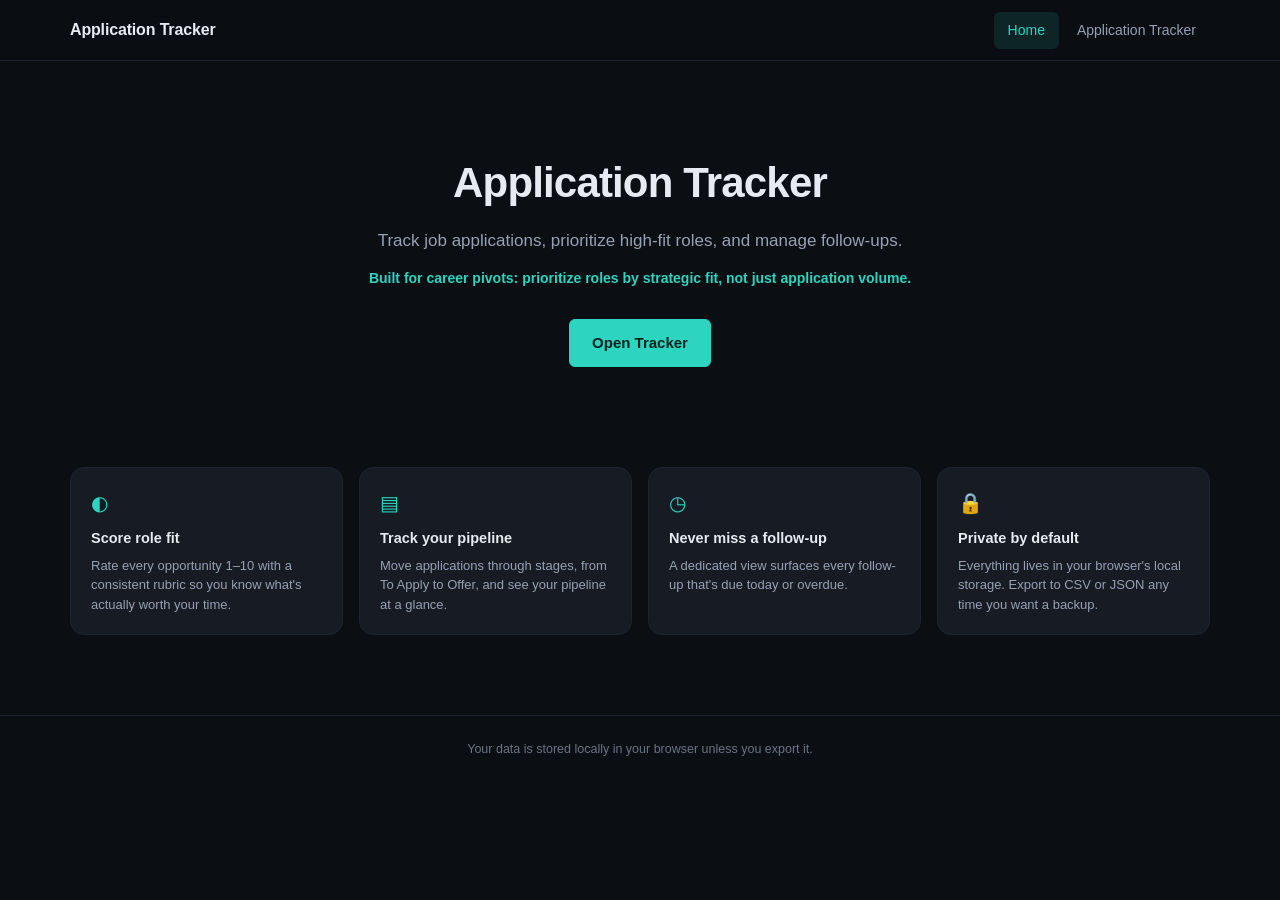
<file: index.html>
<!DOCTYPE html>
<html lang="en">
<head>
<meta charset="UTF-8" />
<meta name="viewport" content="width=device-width, initial-scale=1.0" />
<title>Application Tracker</title>
<meta name="description" content="A free, private, browser-based job application tracker. Score role fit, track pipeline status, and manage follow-ups. No sign-in, no backend." />
<link rel="stylesheet" href="assets/css/styles.css" />
</head>
<body>

<nav class="site-nav">
  <div class="container">
    <a href="index.html" class="brand">Application Tracker</a>
    <div class="nav-links">
      <a href="index.html" class="active">Home</a>
      <a href="tracker.html">Application Tracker</a>
    </div>
    <button class="nav-toggle" aria-label="Toggle navigation">☰</button>
  </div>
</nav>

<main class="container">
  <section class="hero">
    <h1>Application Tracker</h1>
    <p class="lead">Track job applications, prioritize high-fit roles, and manage follow-ups.</p>
    <p class="tagline">Built for career pivots: prioritize roles by strategic fit, not just application volume.</p>
    <div class="hero-actions">
      <a href="tracker.html" class="btn btn-primary">Open Tracker</a>
    </div>
  </section>

  <section class="feature-grid">
    <div class="feature-card">
      <div class="fc-icon">◐</div>
      <h3>Score role fit</h3>
      <p>Rate every opportunity 1–10 with a consistent rubric so you know what's actually worth your time.</p>
    </div>
    <div class="feature-card">
      <div class="fc-icon">▤</div>
      <h3>Track your pipeline</h3>
      <p>Move applications through stages, from To Apply to Offer, and see your pipeline at a glance.</p>
    </div>
    <div class="feature-card">
      <div class="fc-icon">◷</div>
      <h3>Never miss a follow-up</h3>
      <p>A dedicated view surfaces every follow-up that's due today or overdue.</p>
    </div>
    <div class="feature-card">
      <div class="fc-icon">🔒</div>
      <h3>Private by default</h3>
      <p>Everything lives in your browser's local storage. Export to CSV or JSON any time you want a backup.</p>
    </div>
  </section>
</main>

<footer class="site-footer">
  <div class="container">
    Your data is stored locally in your browser unless you export it.
  </div>
</footer>

<script src="assets/js/nav.js"></script>
</body>
</html>
</file>
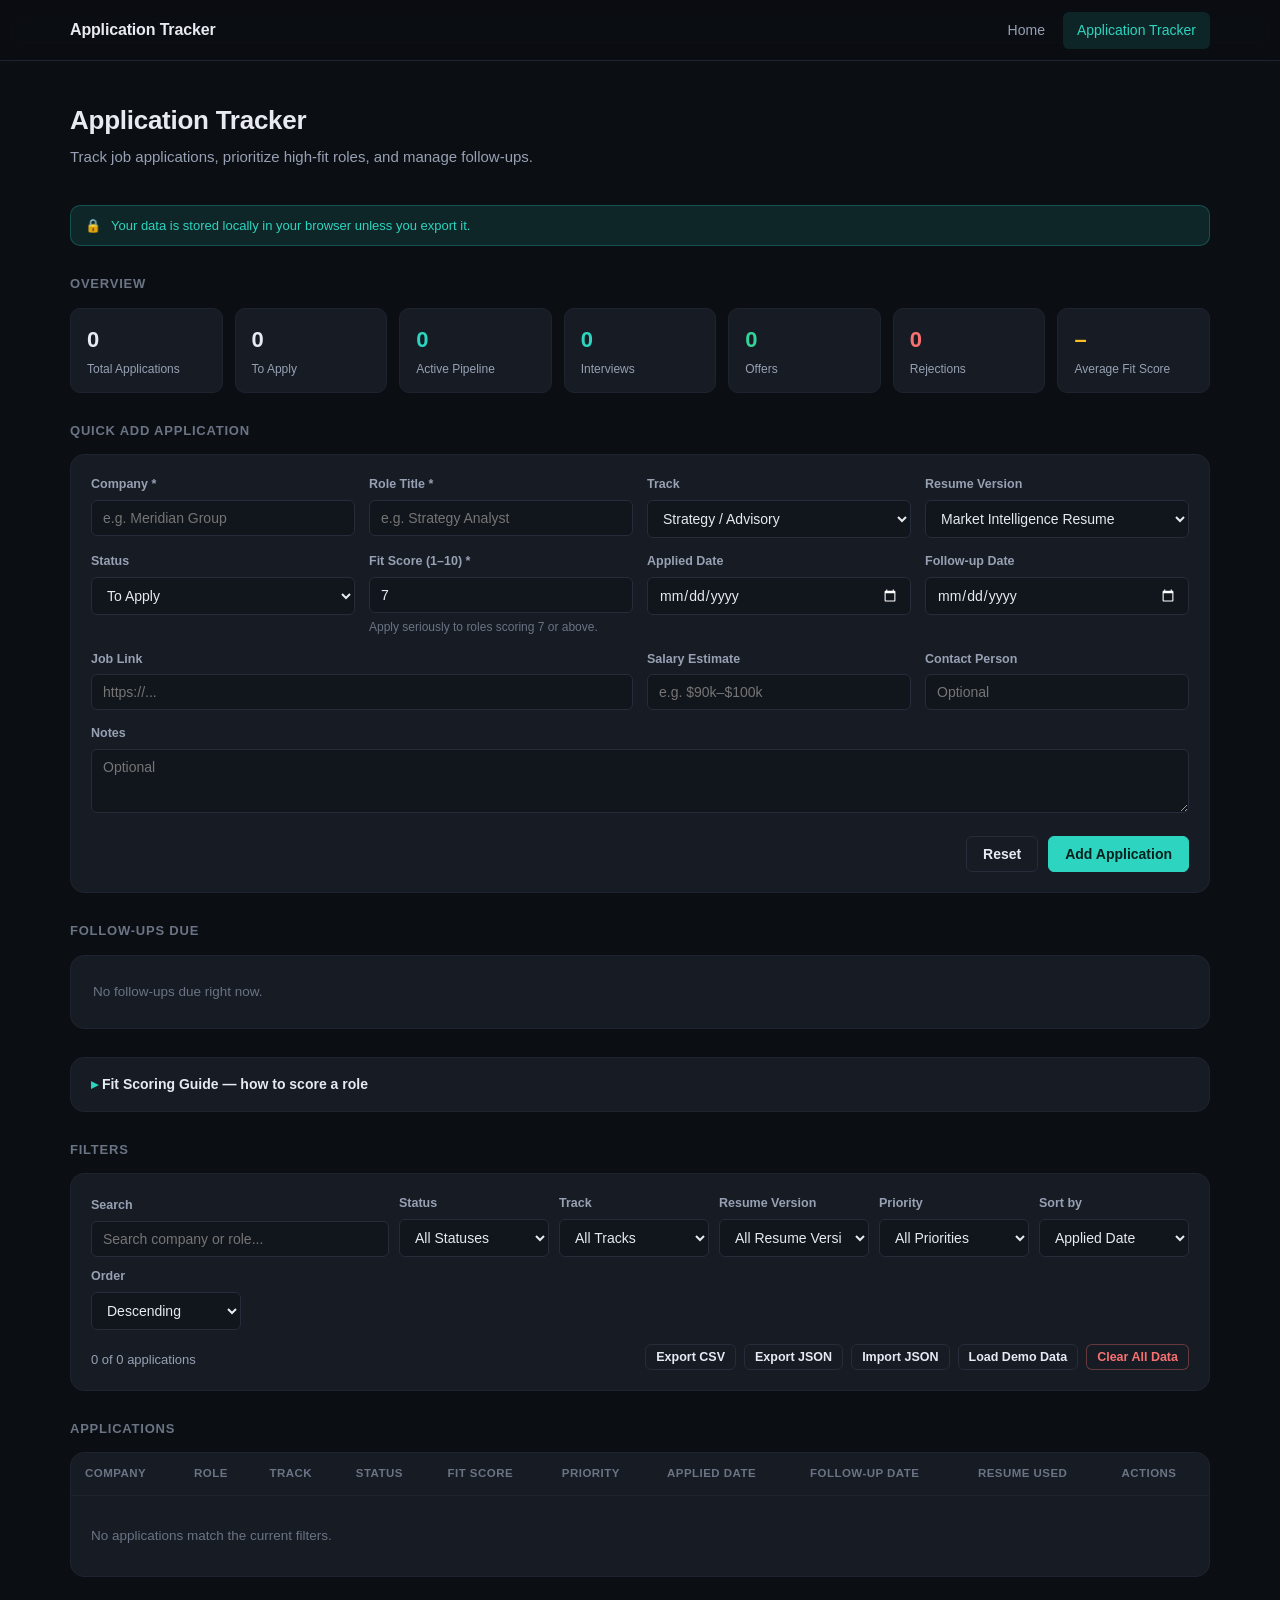
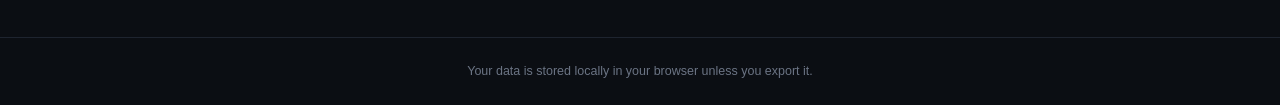
<file: tracker.html>
<!DOCTYPE html>
<html lang="en">
<head>
<meta charset="UTF-8" />
<meta name="viewport" content="width=device-width, initial-scale=1.0" />
<title>Application Tracker</title>
<meta name="description" content="Track job applications, score role fit, manage follow-ups, and monitor your pipeline. Runs entirely in your browser." />
<link rel="stylesheet" href="assets/css/styles.css" />
</head>
<body>

<nav class="site-nav">
  <div class="container">
    <a href="index.html" class="brand">Application Tracker</a>
    <div class="nav-links">
      <a href="index.html">Home</a>
      <a href="tracker.html" class="active">Application Tracker</a>
    </div>
    <button class="nav-toggle" aria-label="Toggle navigation">☰</button>
  </div>
</nav>

<main class="container">

  <div class="page-header">
    <h1 class="page-title">Application Tracker</h1>
    <p class="page-subtitle">Track job applications, prioritize high-fit roles, and manage follow-ups.</p>
  </div>

  <div class="section">
    <div class="banner">
      <span>🔒</span>
      <span>Your data is stored locally in your browser unless you export it.</span>
    </div>
  </div>

  <!-- Dashboard -->
  <div class="section">
    <h2 class="section-title">Overview</h2>
    <div class="metrics" id="metrics"></div>
  </div>

  <!-- Quick Add -->
  <div class="section">
    <h2 class="section-title">Quick Add Application</h2>
    <div class="card">
      <form id="add-form" novalidate>
        <div class="form-grid">
          <div class="field">
            <label for="f-company">Company *</label>
            <input type="text" id="f-company" required maxlength="120" placeholder="e.g. Meridian Group" />
          </div>
          <div class="field">
            <label for="f-role">Role Title *</label>
            <input type="text" id="f-role" required maxlength="120" placeholder="e.g. Strategy Analyst" />
          </div>
          <div class="field">
            <label for="f-track">Track</label>
            <select id="f-track"></select>
          </div>
          <div class="field">
            <label for="f-resume">Resume Version</label>
            <select id="f-resume"></select>
          </div>

          <div class="field">
            <label for="f-status">Status</label>
            <select id="f-status"></select>
          </div>
          <div class="field">
            <label for="f-fitscore">Fit Score (1–10) *</label>
            <input type="number" id="f-fitscore" min="1" max="10" step="1" value="7" required />
            <div class="field-hint">Apply seriously to roles scoring 7 or above.</div>
          </div>
          <div class="field">
            <label for="f-applied">Applied Date</label>
            <input type="date" id="f-applied" />
          </div>
          <div class="field">
            <label for="f-followup">Follow-up Date</label>
            <input type="date" id="f-followup" />
          </div>

          <div class="field span-2">
            <label for="f-joblink">Job Link</label>
            <input type="url" id="f-joblink" placeholder="https://..." />
          </div>
          <div class="field">
            <label for="f-salary">Salary Estimate</label>
            <input type="text" id="f-salary" placeholder="e.g. $90k–$100k" />
          </div>
          <div class="field">
            <label for="f-contact">Contact Person</label>
            <input type="text" id="f-contact" placeholder="Optional" />
          </div>

          <div class="field span-4">
            <label for="f-notes">Notes</label>
            <textarea id="f-notes" placeholder="Optional"></textarea>
          </div>
        </div>
        <div class="form-actions">
          <button type="button" class="btn" id="add-form-reset">Reset</button>
          <button type="submit" class="btn btn-primary">Add Application</button>
        </div>
      </form>
    </div>
  </div>

  <!-- Follow-ups Due -->
  <div class="section">
    <h2 class="section-title">Follow-ups Due</h2>
    <div class="card">
      <div class="followup-list" id="followup-list"></div>
    </div>
  </div>

  <!-- Fit scoring guide -->
  <div class="section">
    <details class="guide">
      <summary>Fit Scoring Guide — how to score a role</summary>
      <div class="guide-body">
        <ul>
          <li>+2 if the role involves strategy, advisory, market intelligence, research, or business analysis.</li>
          <li>+2 if it involves AI, fintech, cyber, VC, digital infrastructure, technology, or a Southeast Asia focus.</li>
          <li>+2 if it values research, insights, data, risk, investigation, or structured analysis.</li>
          <li>+1 if salary likely meets your target.</li>
          <li>+1 if the company brand helps long-term positioning.</li>
          <li>-2 if the role is mostly Scrum, backlog, customer support, project coordination, or pure delivery work.</li>
        </ul>
        <div class="guide-rec">
          <div><strong>8–10</strong> — strong fit. Apply seriously.</div>
          <div><strong>6–7</strong> — possible fit. Apply if bandwidth allows.</div>
          <div><strong>1–5</strong> — low priority. Deprioritize or skip.</div>
        </div>
      </div>
    </details>
  </div>

  <!-- Filters -->
  <div class="section">
    <h2 class="section-title">Filters</h2>
    <div class="card">
      <div class="toolbar">
        <div class="field search">
          <label for="filter-search">Search</label>
          <input type="text" id="filter-search" placeholder="Search company or role..." />
        </div>
        <div class="field">
          <label for="filter-status">Status</label>
          <select id="filter-status"></select>
        </div>
        <div class="field">
          <label for="filter-track">Track</label>
          <select id="filter-track"></select>
        </div>
        <div class="field">
          <label for="filter-resume">Resume Version</label>
          <select id="filter-resume"></select>
        </div>
        <div class="field">
          <label for="filter-priority">Priority</label>
          <select id="filter-priority">
            <option value="all">All Priorities</option>
            <option value="High">High Priority</option>
            <option value="Medium">Medium Priority</option>
            <option value="Low">Low Priority</option>
          </select>
        </div>
        <div class="field">
          <label for="sort-field">Sort by</label>
          <select id="sort-field">
            <option value="appliedDate">Applied Date</option>
            <option value="followUpDate">Follow-up Date</option>
            <option value="fitScore">Fit Score</option>
            <option value="company">Company</option>
            <option value="status">Status</option>
          </select>
        </div>
        <div class="field" style="max-width: 120px;">
          <label for="sort-dir">Order</label>
          <select id="sort-dir">
            <option value="desc">Descending</option>
            <option value="asc">Ascending</option>
          </select>
        </div>
      </div>
      <div class="toolbar" style="margin-top: 14px; justify-content: space-between;">
        <div class="text-muted" id="filter-summary" style="font-size: 13px;"></div>
        <div class="data-actions">
          <button class="btn btn-sm" id="btn-export-csv">Export CSV</button>
          <button class="btn btn-sm" id="btn-export-json">Export JSON</button>
          <button class="btn btn-sm" id="btn-import-json">Import JSON</button>
          <input type="file" id="import-file-input" accept="application/json" class="hidden" />
          <button class="btn btn-sm" id="btn-load-demo">Load Demo Data</button>
          <button class="btn btn-sm btn-danger" id="btn-clear-all">Clear All Data</button>
        </div>
      </div>
    </div>
  </div>

  <!-- Applications -->
  <div class="section">
    <h2 class="section-title">Applications</h2>
    <div class="table-wrap">
      <table class="apps-table">
        <thead>
          <tr>
            <th data-sort="company">Company</th>
            <th data-sort="role">Role</th>
            <th data-sort="track">Track</th>
            <th data-sort="status">Status</th>
            <th data-sort="fitScore">Fit Score</th>
            <th data-sort="priority">Priority</th>
            <th data-sort="appliedDate">Applied Date</th>
            <th data-sort="followUpDate">Follow-up Date</th>
            <th data-sort="resumeVersion">Resume Used</th>
            <th>Actions</th>
          </tr>
        </thead>
        <tbody id="apps-tbody"></tbody>
      </table>
      <div class="empty-note hidden" id="apps-empty" style="padding: 30px 20px;">
        No applications match the current filters.
      </div>
    </div>
  </div>

</main>

<footer class="site-footer">
  <div class="container">
    Your data is stored locally in your browser unless you export it.
  </div>
</footer>

<!-- Edit modal -->
<div class="modal-overlay hidden" id="edit-modal-overlay">
  <div class="modal">
    <div class="modal-header">
      <h3>Edit Application</h3>
      <button class="modal-close" id="edit-modal-close" aria-label="Close">&times;</button>
    </div>
    <form id="edit-form">
      <input type="hidden" id="e-id" />
      <div class="form-grid">
        <div class="field">
          <label for="e-company">Company *</label>
          <input type="text" id="e-company" required maxlength="120" />
        </div>
        <div class="field">
          <label for="e-role">Role Title *</label>
          <input type="text" id="e-role" required maxlength="120" />
        </div>
        <div class="field">
          <label for="e-track">Track</label>
          <select id="e-track"></select>
        </div>
        <div class="field">
          <label for="e-resume">Resume Version</label>
          <select id="e-resume"></select>
        </div>

        <div class="field">
          <label for="e-status">Status</label>
          <select id="e-status"></select>
        </div>
        <div class="field">
          <label for="e-fitscore">Fit Score (1–10) *</label>
          <input type="number" id="e-fitscore" min="1" max="10" step="1" required />
          <div class="field-hint">Apply seriously to roles scoring 7 or above.</div>
        </div>
        <div class="field">
          <label for="e-applied">Applied Date</label>
          <input type="date" id="e-applied" />
        </div>
        <div class="field">
          <label for="e-followup">Follow-up Date</label>
          <input type="date" id="e-followup" />
        </div>

        <div class="field span-2">
          <label for="e-joblink">Job Link</label>
          <input type="url" id="e-joblink" placeholder="https://..." />
        </div>
        <div class="field">
          <label for="e-salary">Salary Estimate</label>
          <input type="text" id="e-salary" />
        </div>
        <div class="field">
          <label for="e-contact">Contact Person</label>
          <input type="text" id="e-contact" />
        </div>

        <div class="field span-4">
          <label for="e-notes">Notes</label>
          <textarea id="e-notes"></textarea>
        </div>
      </div>
      <div class="form-actions">
        <button type="button" class="btn" id="edit-form-cancel">Cancel</button>
        <button type="submit" class="btn btn-primary">Save Changes</button>
      </div>
    </form>
  </div>
</div>

<script src="assets/js/nav.js"></script>
<script src="assets/js/tracker.js"></script>
</body>
</html>
</file>
<file: assets/css/styles.css>
/* ============================================================
   Design tokens
   ============================================================ */
:root {
  --bg: #0b0e13;
  --bg-elevated: #11151c;
  --card: #161b24;
  --card-hover: #1b212c;
  --border: #262d3a;
  --border-soft: #1e242f;
  --text: #e7eaf0;
  --text-muted: #97a1b3;
  --text-faint: #6b7484;
  --accent: #2dd4bf;
  --accent-strong: #14b8a6;
  --accent-soft: rgba(45, 212, 191, 0.12);
  --danger: #f87171;
  --danger-soft: rgba(248, 113, 113, 0.12);
  --warning: #fbbf24;
  --warning-soft: rgba(251, 191, 36, 0.12);
  --success: #34d399;
  --success-soft: rgba(52, 211, 153, 0.12);
  --slate: #94a3b8;
  --slate-soft: rgba(148, 163, 184, 0.12);
  --radius-sm: 6px;
  --radius: 10px;
  --radius-lg: 14px;
  --shadow: 0 4px 24px rgba(0, 0, 0, 0.35);
  --max-width: 1180px;
  --font: -apple-system, BlinkMacSystemFont, "Segoe UI", Roboto, Helvetica, Arial, sans-serif;
}

* { box-sizing: border-box; }

html { color-scheme: dark; }

body {
  margin: 0;
  font-family: var(--font);
  background: var(--bg);
  color: var(--text);
  line-height: 1.5;
  -webkit-font-smoothing: antialiased;
}

a { color: var(--accent); text-decoration: none; }
a:hover { text-decoration: underline; }

.container {
  max-width: var(--max-width);
  margin: 0 auto;
  padding: 0 20px;
}

/* ============================================================
   Nav
   ============================================================ */
.site-nav {
  position: sticky;
  top: 0;
  z-index: 50;
  background: rgba(11, 14, 19, 0.85);
  backdrop-filter: blur(10px);
  border-bottom: 1px solid var(--border-soft);
}

.site-nav .container {
  display: flex;
  align-items: center;
  justify-content: space-between;
  height: 60px;
}

.brand {
  font-weight: 700;
  font-size: 16px;
  color: var(--text);
  letter-spacing: -0.01em;
}
.brand:hover { text-decoration: none; color: var(--text); }
.brand-dot { color: var(--accent); }

.nav-links {
  display: flex;
  gap: 4px;
  align-items: center;
}

.nav-links a {
  color: var(--text-muted);
  font-size: 14px;
  font-weight: 500;
  padding: 8px 14px;
  border-radius: var(--radius-sm);
}
.nav-links a:hover { color: var(--text); text-decoration: none; background: var(--card); }
.nav-links a.active { color: var(--text); background: var(--accent-soft); color: var(--accent); }

.nav-toggle {
  display: none;
  background: none;
  border: 1px solid var(--border);
  color: var(--text);
  border-radius: var(--radius-sm);
  padding: 6px 10px;
  font-size: 18px;
  cursor: pointer;
}

/* ============================================================
   Buttons / inputs
   ============================================================ */
.btn {
  display: inline-flex;
  align-items: center;
  justify-content: center;
  gap: 6px;
  font-family: inherit;
  font-size: 14px;
  font-weight: 600;
  padding: 9px 16px;
  border-radius: var(--radius-sm);
  border: 1px solid var(--border);
  background: var(--card);
  color: var(--text);
  cursor: pointer;
  transition: background 0.15s ease, border-color 0.15s ease, transform 0.05s ease;
  white-space: nowrap;
}
.btn:hover { background: var(--card-hover); border-color: #333c4d; }
.btn:active { transform: translateY(1px); }

.btn-primary {
  background: var(--accent);
  border-color: var(--accent);
  color: #04211d;
}
.btn-primary:hover { background: var(--accent-strong); border-color: var(--accent-strong); }

.btn-danger { color: var(--danger); border-color: rgba(248, 113, 113, 0.35); }
.btn-danger:hover { background: var(--danger-soft); }

.btn-ghost { background: transparent; border-color: transparent; }
.btn-ghost:hover { background: var(--card); }

.btn-sm { padding: 5px 10px; font-size: 12.5px; }

.btn-block { width: 100%; }

label {
  display: block;
  font-size: 12.5px;
  font-weight: 600;
  color: var(--text-muted);
  margin-bottom: 6px;
}

input, select, textarea {
  width: 100%;
  font-family: inherit;
  font-size: 14px;
  background: var(--bg-elevated);
  border: 1px solid var(--border);
  color: var(--text);
  border-radius: var(--radius-sm);
  padding: 9px 11px;
}
input:focus, select:focus, textarea:focus {
  outline: none;
  border-color: var(--accent);
}
textarea { resize: vertical; min-height: 64px; }

.field { margin-bottom: 0; }
.field-hint {
  font-size: 12px;
  color: var(--text-faint);
  margin-top: 5px;
}

/* ============================================================
   Layout helpers
   ============================================================ */
.page-header { padding: 40px 0 8px; }
.page-title { font-size: 26px; font-weight: 700; margin: 0 0 6px; letter-spacing: -0.01em; }
.page-subtitle { color: var(--text-muted); margin: 0; font-size: 15px; }

.section { margin: 28px 0; }
.section-title {
  font-size: 13px;
  font-weight: 700;
  text-transform: uppercase;
  letter-spacing: 0.06em;
  color: var(--text-faint);
  margin: 0 0 14px;
}

.card {
  background: var(--card);
  border: 1px solid var(--border-soft);
  border-radius: var(--radius-lg);
  padding: 20px;
}

.banner {
  display: flex;
  align-items: center;
  gap: 10px;
  background: var(--accent-soft);
  border: 1px solid rgba(45, 212, 191, 0.25);
  color: var(--accent);
  border-radius: var(--radius);
  padding: 10px 14px;
  font-size: 13px;
}

/* ============================================================
   Dashboard cards
   ============================================================ */
.metrics {
  display: grid;
  grid-template-columns: repeat(7, 1fr);
  gap: 12px;
}
.metric-card {
  background: var(--card);
  border: 1px solid var(--border-soft);
  border-radius: var(--radius);
  padding: 14px 16px;
}
.metric-value { font-size: 22px; font-weight: 700; letter-spacing: -0.02em; }
.metric-label { font-size: 12px; color: var(--text-muted); margin-top: 4px; }
.metric-card.accent .metric-value { color: var(--accent); }
.metric-card.warn .metric-value { color: var(--warning); }
.metric-card.danger .metric-value { color: var(--danger); }
.metric-card.success .metric-value { color: var(--success); }

@media (max-width: 1000px) {
  .metrics { grid-template-columns: repeat(4, 1fr); }
}
@media (max-width: 620px) {
  .metrics { grid-template-columns: repeat(2, 1fr); }
}

/* ============================================================
   Form grid
   ============================================================ */
.form-grid {
  display: grid;
  grid-template-columns: repeat(4, 1fr);
  gap: 14px;
}
.form-grid .field.span-2 { grid-column: span 2; }
.form-grid .field.span-4 { grid-column: span 4; }

@media (max-width: 900px) {
  .form-grid { grid-template-columns: repeat(2, 1fr); }
  .form-grid .field.span-2 { grid-column: span 2; }
}
@media (max-width: 560px) {
  .form-grid { grid-template-columns: 1fr; }
  .form-grid .field.span-2, .form-grid .field.span-4 { grid-column: span 1; }
}

.form-actions {
  display: flex;
  justify-content: flex-end;
  gap: 10px;
  margin-top: 16px;
}

/* ============================================================
   Priority + status badges
   ============================================================ */
.badge {
  display: inline-flex;
  align-items: center;
  gap: 5px;
  padding: 3px 9px;
  border-radius: 999px;
  font-size: 12px;
  font-weight: 600;
  white-space: nowrap;
}
.badge-high { background: var(--success-soft); color: var(--success); }
.badge-medium { background: var(--warning-soft); color: var(--warning); }
.badge-low { background: var(--slate-soft); color: var(--slate); }

.badge-dot { width: 6px; height: 6px; border-radius: 50%; background: currentColor; }

/* ============================================================
   Follow-ups
   ============================================================ */
.followup-list { display: flex; flex-direction: column; gap: 8px; }
.followup-item {
  display: flex;
  align-items: center;
  justify-content: space-between;
  gap: 12px;
  background: var(--bg-elevated);
  border: 1px solid var(--border-soft);
  border-radius: var(--radius-sm);
  padding: 10px 14px;
  font-size: 13.5px;
  flex-wrap: wrap;
}
.followup-item .fi-main { display: flex; align-items: center; gap: 10px; flex-wrap: wrap; }
.followup-item .fi-company { font-weight: 600; }
.followup-item .fi-role { color: var(--text-muted); }
.followup-overdue { color: var(--danger); font-weight: 600; font-size: 12.5px; }
.followup-today { color: var(--warning); font-weight: 600; font-size: 12.5px; }
.empty-note { color: var(--text-faint); font-size: 13.5px; padding: 6px 2px; }

/* ============================================================
   Filters toolbar
   ============================================================ */
.toolbar {
  display: flex;
  flex-wrap: wrap;
  gap: 10px;
  align-items: flex-end;
}
.toolbar .field { min-width: 150px; flex: 1; }
.toolbar .field.search { flex: 2; min-width: 200px; }

.data-actions {
  display: flex;
  flex-wrap: wrap;
  gap: 8px;
}

/* ============================================================
   Table (desktop) -> cards (mobile)
   ============================================================ */
.table-wrap {
  background: var(--card);
  border: 1px solid var(--border-soft);
  border-radius: var(--radius-lg);
  overflow-x: auto;
}

table.apps-table { width: 100%; min-width: 920px; border-collapse: collapse; font-size: 13.5px; }
table.apps-table th {
  text-align: left;
  font-size: 11.5px;
  text-transform: uppercase;
  letter-spacing: 0.04em;
  color: var(--text-faint);
  font-weight: 700;
  padding: 12px 14px;
  border-bottom: 1px solid var(--border-soft);
  cursor: pointer;
  user-select: none;
  white-space: nowrap;
}
table.apps-table th:hover { color: var(--text-muted); }
table.apps-table th.sorted { color: var(--accent); }
table.apps-table td {
  padding: 12px 14px;
  border-bottom: 1px solid var(--border-soft);
  vertical-align: middle;
}
table.apps-table tbody tr:last-child td { border-bottom: none; }
table.apps-table tbody tr:hover { background: var(--card-hover); }

.company-cell { font-weight: 600; }
.role-cell { color: var(--text-muted); font-size: 12.5px; }

.status-select {
  padding: 5px 8px;
  font-size: 12.5px;
  font-weight: 600;
  width: auto;
}

.row-actions { display: flex; flex-wrap: wrap; gap: 6px; }

.detail-row td {
  background: var(--bg-elevated);
  padding: 14px 20px;
}
.detail-grid {
  display: grid;
  grid-template-columns: repeat(3, 1fr);
  gap: 14px;
  font-size: 13px;
}
.detail-grid .dg-item { min-width: 0; }
.detail-grid .dg-label {
  font-size: 11px;
  text-transform: uppercase;
  letter-spacing: 0.04em;
  color: var(--text-faint);
  margin-bottom: 4px;
  font-weight: 700;
}
.detail-grid .dg-value { color: var(--text); word-break: break-word; }
.detail-grid .dg-value.notes { white-space: pre-wrap; color: var(--text-muted); }

@media (max-width: 900px) {
  .detail-grid { grid-template-columns: 1fr 1fr; }
}

/* Responsive table -> card list */
@media (max-width: 800px) {
  table.apps-table thead { display: none; }
  table.apps-table, table.apps-table tbody, table.apps-table tr, table.apps-table td {
    display: block;
    width: 100%;
  }
  table.apps-table { min-width: 0; }
  .table-wrap { overflow-x: visible; }
  table.apps-table tbody tr {
    border-bottom: 1px solid var(--border-soft);
    padding: 12px 14px 14px;
  }
  table.apps-table td {
    border: none;
    padding: 6px 0;
    display: flex;
    justify-content: space-between;
    align-items: center;
    gap: 12px;
  }
  table.apps-table td::before {
    content: attr(data-label);
    font-size: 11px;
    text-transform: uppercase;
    letter-spacing: 0.04em;
    color: var(--text-faint);
    font-weight: 700;
    flex-shrink: 0;
  }
  table.apps-table td.no-label::before { content: none; }
  table.apps-table td.company-row {
    padding-top: 2px;
  }
  table.apps-table td.company-row::before { content: none; }
  .company-cell { font-size: 15px; }
  .detail-row td { display: block; }
  .detail-grid { grid-template-columns: 1fr; }
  .row-actions { justify-content: flex-end; width: 100%; }
}

/* ============================================================
   Modal
   ============================================================ */
.modal-overlay {
  position: fixed;
  inset: 0;
  background: rgba(0, 0, 0, 0.6);
  display: flex;
  align-items: flex-start;
  justify-content: center;
  padding: 40px 16px;
  overflow-y: auto;
  z-index: 100;
}
.modal-overlay.hidden { display: none; }
.modal {
  background: var(--bg-elevated);
  border: 1px solid var(--border);
  border-radius: var(--radius-lg);
  padding: 24px;
  width: 100%;
  max-width: 780px;
  box-shadow: var(--shadow);
}
.modal-header {
  display: flex;
  justify-content: space-between;
  align-items: center;
  margin-bottom: 18px;
}
.modal-header h3 { margin: 0; font-size: 17px; }
.modal-close {
  background: none;
  border: none;
  color: var(--text-muted);
  font-size: 20px;
  cursor: pointer;
  line-height: 1;
  padding: 4px;
}
.modal-close:hover { color: var(--text); }

/* ============================================================
   Details/guide
   ============================================================ */
details.guide {
  background: var(--card);
  border: 1px solid var(--border-soft);
  border-radius: var(--radius-lg);
  padding: 16px 20px;
}
details.guide summary {
  cursor: pointer;
  font-weight: 700;
  font-size: 14px;
  list-style: none;
}
details.guide summary::-webkit-details-marker { display: none; }
details.guide summary::before { content: "▸ "; color: var(--accent); }
details.guide[open] summary::before { content: "▾ "; }
.guide-body { margin-top: 14px; font-size: 13.5px; color: var(--text-muted); }
.guide-body ul { padding-left: 20px; margin: 8px 0; }
.guide-body li { margin-bottom: 6px; }
.guide-body .guide-rec { margin-top: 12px; color: var(--text); }
.guide-body .guide-rec div { margin-bottom: 4px; }

/* ============================================================
   Home page hero
   ============================================================ */
.hero {
  padding: 90px 0 60px;
  text-align: center;
}
.hero h1 {
  font-size: 42px;
  font-weight: 800;
  letter-spacing: -0.02em;
  margin: 0 0 14px;
}
.hero .lead {
  font-size: 17px;
  color: var(--text-muted);
  max-width: 560px;
  margin: 0 auto 8px;
}
.hero .tagline {
  font-size: 14px;
  color: var(--accent);
  font-weight: 600;
  margin: 14px 0 30px;
}
.hero-actions { display: flex; justify-content: center; gap: 12px; }
.hero-actions .btn { padding: 12px 22px; font-size: 15px; }

.feature-grid {
  display: grid;
  grid-template-columns: repeat(4, 1fr);
  gap: 16px;
  margin: 40px 0 80px;
}
.feature-card {
  background: var(--card);
  border: 1px solid var(--border-soft);
  border-radius: var(--radius-lg);
  padding: 20px;
}
.feature-card .fc-icon { color: var(--accent); font-size: 20px; margin-bottom: 10px; }
.feature-card h3 { font-size: 14.5px; margin: 0 0 6px; }
.feature-card p { font-size: 13px; color: var(--text-muted); margin: 0; }

@media (max-width: 800px) {
  .feature-grid { grid-template-columns: 1fr 1fr; }
  .hero h1 { font-size: 32px; }
}
@media (max-width: 520px) {
  .feature-grid { grid-template-columns: 1fr; }
}

/* ============================================================
   Footer
   ============================================================ */
.site-footer {
  border-top: 1px solid var(--border-soft);
  padding: 24px 0;
  margin-top: 60px;
  color: var(--text-faint);
  font-size: 12.5px;
  text-align: center;
}

/* ============================================================
   Mobile nav
   ============================================================ */
@media (max-width: 700px) {
  .nav-toggle { display: inline-flex; }
  .nav-links {
    position: absolute;
    top: 60px;
    left: 0;
    right: 0;
    background: var(--bg-elevated);
    border-bottom: 1px solid var(--border-soft);
    flex-direction: column;
    align-items: stretch;
    padding: 8px;
    display: none;
  }
  .nav-links.open { display: flex; }
  .nav-links a { padding: 12px 14px; }
}

/* ============================================================
   Utility
   ============================================================ */
.hidden { display: none !important; }
.text-muted { color: var(--text-muted); }
.mt-0 { margin-top: 0; }
.flex-between { display: flex; align-items: center; justify-content: space-between; gap: 10px; flex-wrap: wrap; }
</file>
